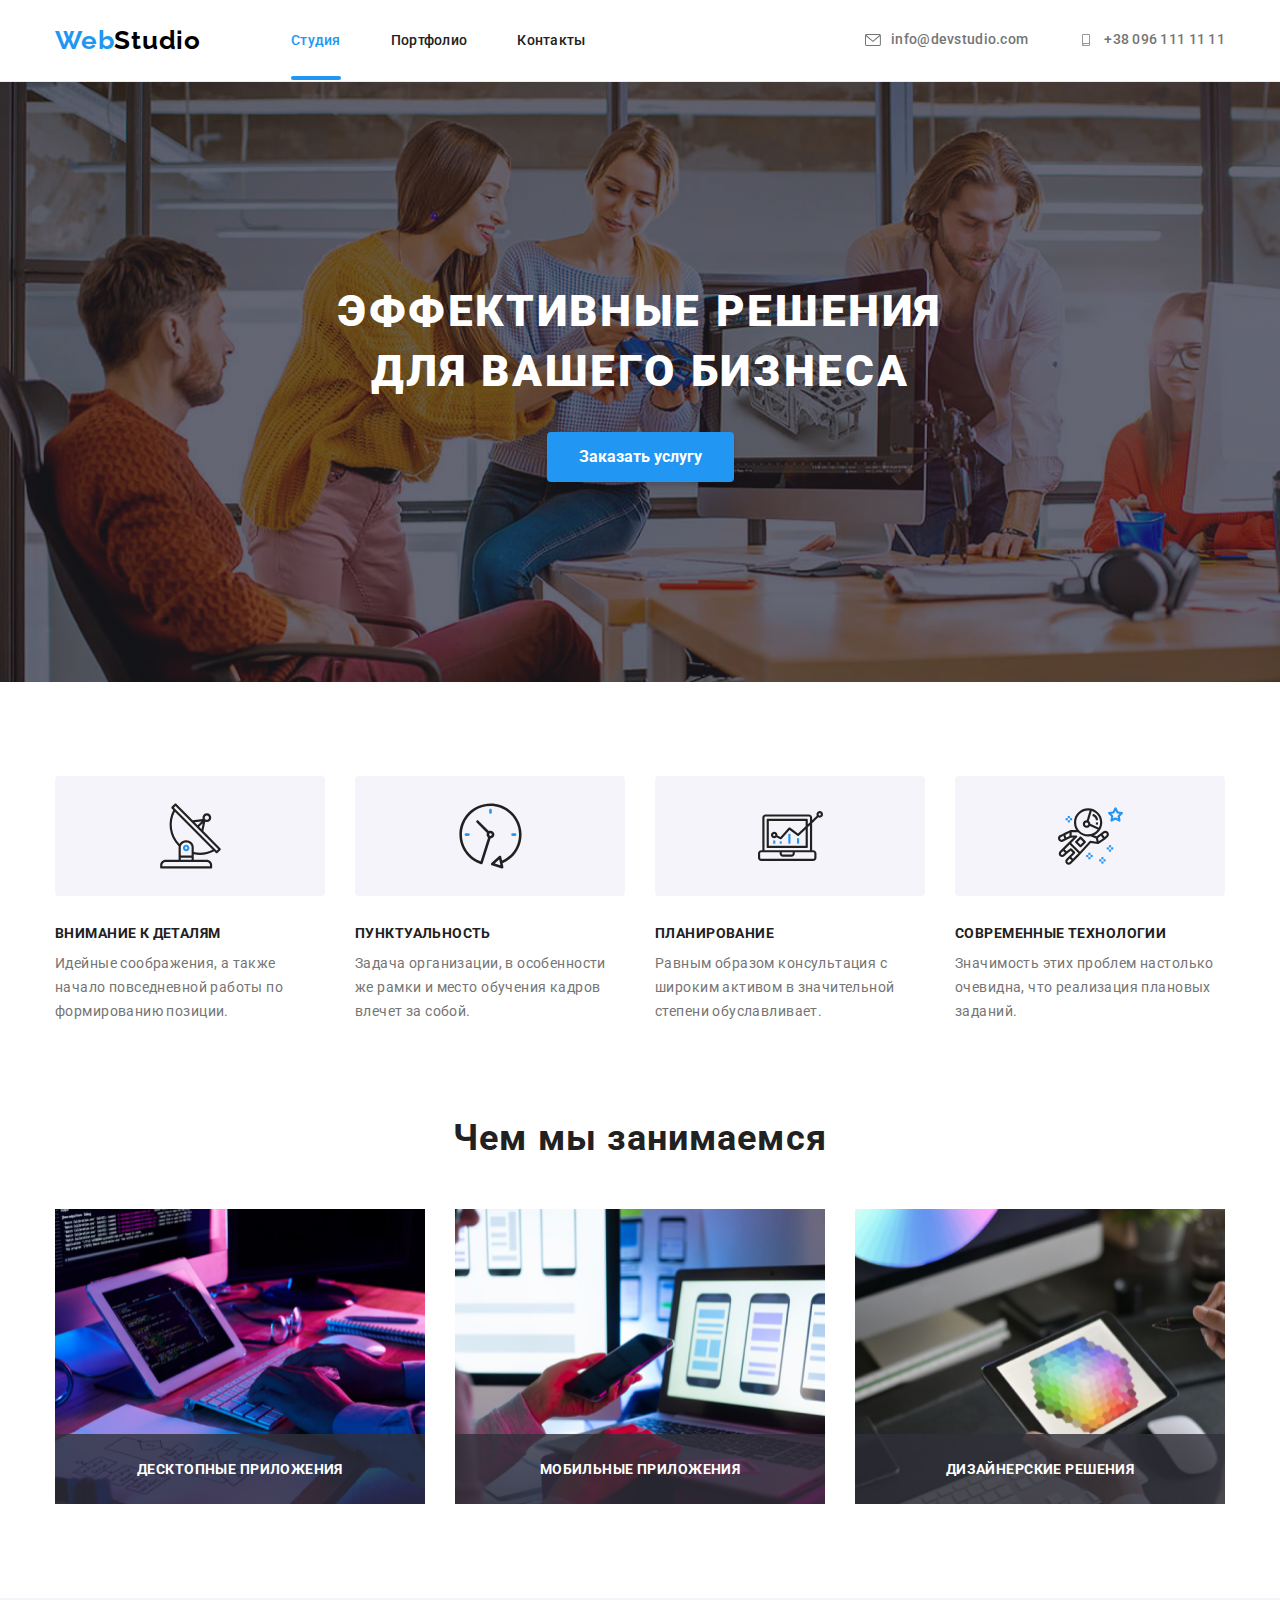
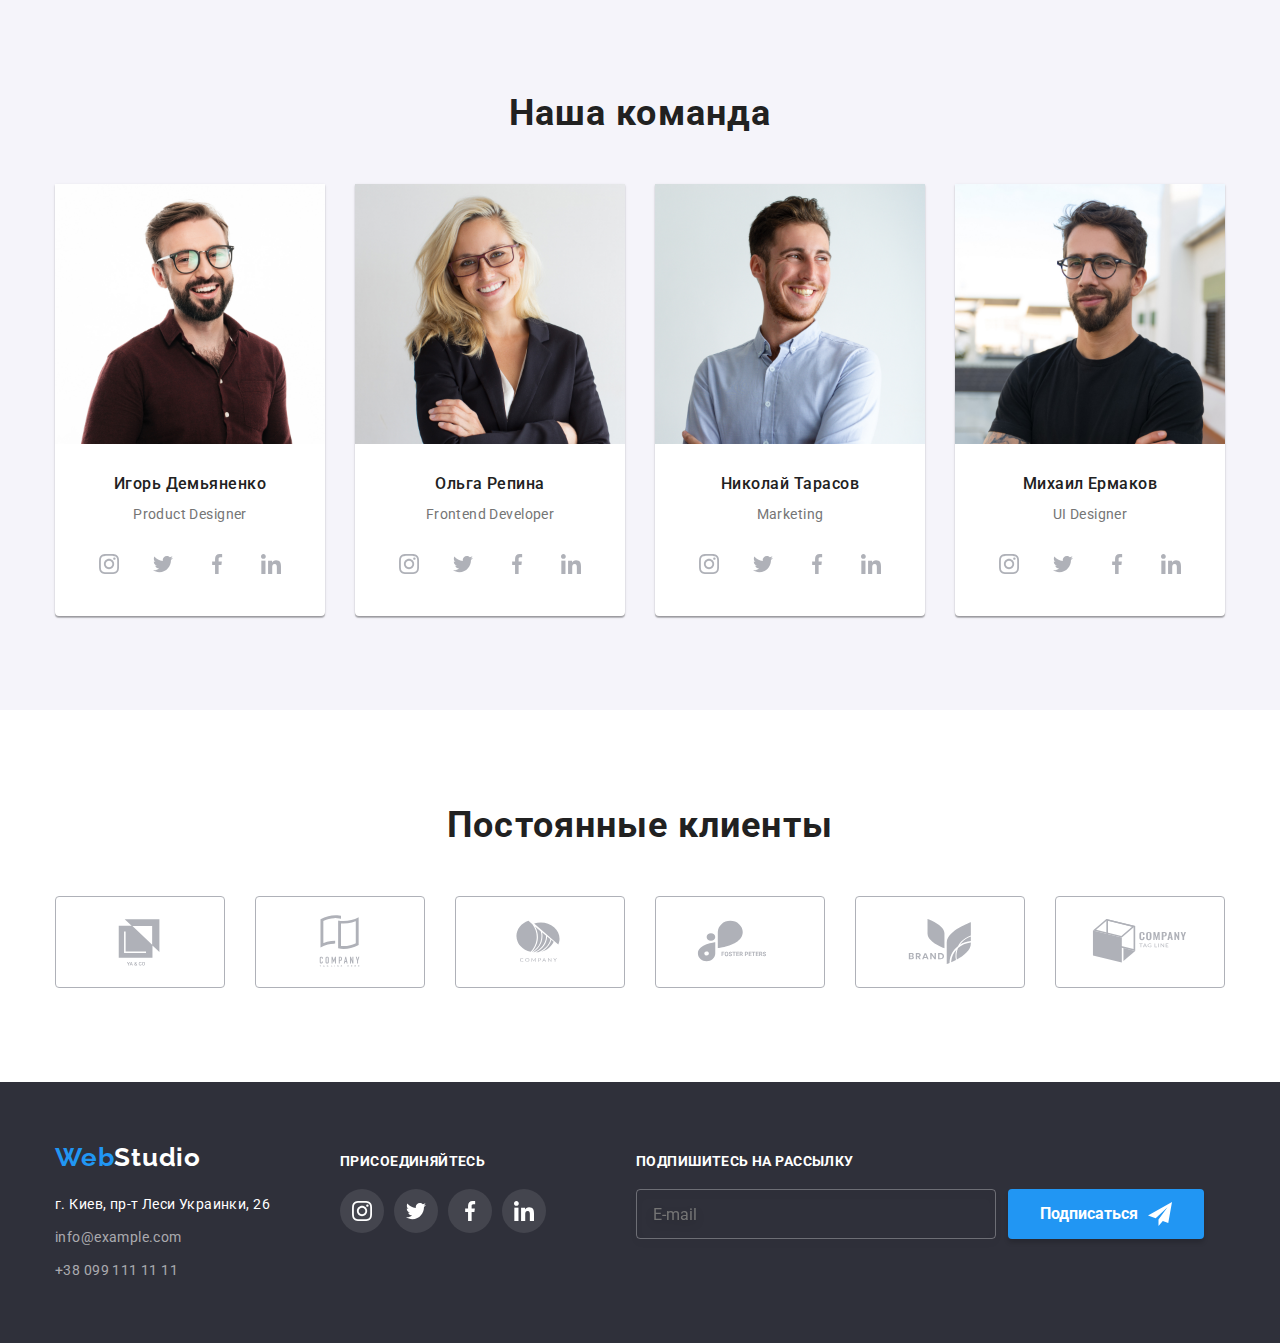
<file: index.html>
<!DOCTYPE html>
<html lang="ru">
  <head>
    <meta charset="UTF-8" />
    <meta http-equiv="X-UA-Compatible" content="IE=edge" />
    <meta name="viewport" content="width=device-width, initial-scale=1.0" />
    <title>WebStudio</title>
    <link rel="preconnect" href="https://fonts.googleapis.com" />
    <link rel="preconnect" href="https://fonts.gstatic.com" crossorigin />
    <link
      href="https://fonts.googleapis.com/css2?family=Raleway:wght@700&family=Roboto:wght@400;500;700;900&display=swap"
      rel="stylesheet"
    />
    <link
      rel="stylesheet"
      href="https://cdnjs.cloudflare.com/ajax/libs/modern-normalize/1.1.0/modern-normalize.min.css"
    />
    <link rel="stylesheet" href="./css/styles.css" />
  </head>

  <body>
    <header class="page-header">
      <div class="container header-container">
        <!-- Навигационные элементы -->
        <nav class="navigation">
          <a class="logo header-logo link" href="">Web<span class="logo-black">Studio</span></a>
          <ul class="menu list">
            <li class="menu-item">
              <a class="menu-link nav-link current link" href="#features">Студия</a>
            </li>
            <li class="menu-item">
              <a class="menu-link nav-link link" href="./portfolio.html">Портфолио</a>
            </li>
            <li class="menu-item">
              <a class="menu-link nav-link link" href="#contacts">Контакты</a>
            </li>
          </ul>
        </nav>
        <!-- Контакты-->
        <ul class="header-contacts list">
          <li class="header-contacts-item header-mail-item">
            <a class="mail-contact nav-link link" href="mailto:info@devstudio.com">
              <svg class="header-mail-icon" width="16" height="12">
                <use href="./images/sprite.svg#icon-envelope"></use>
              </svg>
              info@devstudio.com
            </a>
          </li>
          <li class="header-contacts-item header-phone-item">
            <a class="phone-contact nav-link link" href="tel:+380961111111">
              <svg class="header-phone-icon" width="16" height="12">
                <use href="./images/sprite.svg#icon-smartphone"></use>
              </svg>
              +38 096 111 11 11
            </a>
          </li>
        </ul>
      </div>
    </header>

    <main>
      <!--Hero-->
      <section class="hero">
        <div class="container hero-container">
          <h1 class="hero-titel">Эффективные решения для вашего бизнеса</h1>
          <button class="modal-btn" type="button" data-modal-open>Заказать услугу</button>
        </div>
      </section>
      <!--Особенности-->
      <section class="features section" id="features">
        <div class="container features-container">
          <ul class="features-list list">
            <li class="features-item">
              <div class="features-icon-wrapper">
                <svg class="features-icon" width="65" height="70">
                  <use href="./images/sprite.svg#icon-antenna"></use>
                </svg>
              </div>
              <h3 class="features-name section-subtitle">Внимание к деталям</h3>
              <p class="description">
                Идейные соображения, а также начало повседневной работы по формированию позиции.
              </p>
            </li>
            <li class="features-item">
              <div class="features-icon-wrapper">
                <svg class="features-icon" width="65" height="70">
                  <use href="./images/sprite.svg#icon-clock"></use>
                </svg>
              </div>
              <h3 class="features-name section-subtitle">Пунктуальность</h3>
              <p class="description">
                Задача организации, в особенности же рамки и место обучения кадров влечет за собой.
              </p>
            </li>
            <li class="features-item">
              <div class="features-icon-wrapper">
                <svg class="features-icon" width="65" height="70">
                  <use href="./images/sprite.svg#icon-diagram"></use>
                </svg>
              </div>
              <h3 class="features-name section-subtitle">Планирование</h3>
              <p class="description">
                Равным образом консультация с широким активом в значительной степени обуславливает.
              </p>
            </li>
            <li class="features-item">
              <div class="features-icon-wrapper">
                <svg class="features-icon" width="65" height="70">
                  <use href="./images/sprite.svg#icon-astronaut"></use>
                </svg>
              </div>
              <h3 class="features-name section-subtitle">Современные технологии</h3>
              <p class="description">
                Значимость этих проблем настолько очевидна, что реализация плановых заданий.
              </p>
            </li>
          </ul>
        </div>
      </section>
      <!--Чем мы занимаемся-->
      <section class="we-do section" id="we_do">
        <div class="container">
          <h2 class="section-titel">Чем мы занимаемся</h2>
          <ul class="we-do-list list">
            <li class="we-do-item">
              <img
                class="we-do-img"
                src="./images/we_do/we_do_img_1.png"
                alt="сотрудник выполняет задание"
                width="370"
                height="295"
              />
              <div class="we-do-description-wrapper">
                <p class="we-do-img-description">Десктопные приложения</p>
              </div>
            </li>
            <li class="we-do-item">
              <img
                class="we-do-img"
                src="./images/we_do/we_do_img_2.png"
                alt="сотрудник выполняет задание"
                width="370"
                height="295"
              />
              <div class="we-do-description-wrapper">
                <p class="we-do-img-description">Мобильные приложения</p>
              </div>
            </li>
            <li class="we-do-item">
              <img
                class="we-do-img"
                src="./images/we_do/we_do_img_3.png"
                alt="сотрудник выполняет задание"
                width="370"
                height="295"
              />
              <div class="we-do-description-wrapper">
                <p class="we-do-img-description">Дизайнерские решения</p>
              </div>
            </li>
          </ul>
        </div>
      </section>
      <!--Наша команда-->
      <section class="team section">
        <div class="container">
          <h2 class="section-titel">Наша команда</h2>
          <ul class="team-list list">
            <li class="team-member">
              <img
                class="team-member-img"
                src="./images/team/igor_demianenko.jpg"
                alt="человек позирует"
                width="270"
                height="260"
              />
              <div class="team-content-wrapper">
                <h3 class="name-member section-subtitle">Игорь Демьяненко</h3>
                <p class="description team-description" lang="en">Product Designer</p>
                <ul class="social-list list">
                  <li class="social-list-item">
                    <a href="" class="social-list-link">
                      <svg class="social-list-icon" width="20" height="20">
                        <use href="./images/sprite.svg#icon-instagram"></use>
                      </svg>
                    </a>
                  </li>
                  <li class="social-list-item">
                    <a href="" class="social-list-link">
                      <svg class="social-list-icon" width="20" height="20">
                        <use href="./images/sprite.svg#icon-twitter"></use>
                      </svg>
                    </a>
                  </li>
                  <li class="social-list-item">
                    <a href="" class="social-list-link">
                      <svg class="social-list-icon" width="20" height="20">
                        <use href="./images/sprite.svg#icon-facebook"></use>
                      </svg>
                    </a>
                  </li>
                  <li class="social-list-item">
                    <a href="" class="social-list-link">
                      <svg class="social-list-icon" width="20" height="20">
                        <use href="./images/sprite.svg#icon-linkedin"></use>
                      </svg>
                    </a>
                  </li>
                </ul>
              </div>
            </li>
            <li class="team-member">
              <img
                class="team-member-img"
                src="./images/team/olga_repina.jpg"
                alt="человек позирует"
                width="270"
                height="260"
              />
              <div class="team-content-wrapper">
                <h3 class="name-member section-subtitle">Ольга Репина</h3>
                <p class="description team-description" lang="en">Frontend Developer</p>
                <ul class="social-list list">
                  <li class="social-list-item">
                    <a href="" class="social-list-link">
                      <svg class="social-list-icon" width="20" height="20">
                        <use href="./images/sprite.svg#icon-instagram"></use>
                      </svg>
                    </a>
                  </li>
                  <li class="social-list-item">
                    <a href="" class="social-list-link">
                      <svg class="social-list-icon" width="20" height="20">
                        <use href="./images/sprite.svg#icon-twitter"></use>
                      </svg>
                    </a>
                  </li>
                  <li class="social-list-item">
                    <a href="" class="social-list-link">
                      <svg class="social-list-icon" width="20" height="20">
                        <use href="./images/sprite.svg#icon-facebook"></use>
                      </svg>
                    </a>
                  </li>
                  <li class="social-list-item">
                    <a href="" class="social-list-link">
                      <svg class="social-list-icon" width="20" height="20">
                        <use href="./images/sprite.svg#icon-linkedin"></use>
                      </svg>
                    </a>
                  </li>
                </ul>
              </div>
            </li>
            <li class="team-member">
              <img
                class="team-member-img"
                src="./images/team/nikolay_tarasov.jpg"
                alt="человек позирует"
                width="270"
                height="260"
              />
              <div class="team-content-wrapper">
                <h3 class="name-member section-subtitle">Николай Тарасов</h3>
                <p class="description team-description" lang="en">Marketing</p>
                <ul class="social-list list">
                  <li class="social-list-item">
                    <a href="" class="social-list-link">
                      <svg class="social-list-icon" width="20" height="20">
                        <use href="./images/sprite.svg#icon-instagram"></use>
                      </svg>
                    </a>
                  </li>
                  <li class="social-list-item">
                    <a href="" class="social-list-link">
                      <svg class="social-list-icon" width="20" height="20">
                        <use href="./images/sprite.svg#icon-twitter"></use>
                      </svg>
                    </a>
                  </li>
                  <li class="social-list-item">
                    <a href="" class="social-list-link">
                      <svg class="social-list-icon" width="20" height="20">
                        <use href="./images/sprite.svg#icon-facebook"></use>
                      </svg>
                    </a>
                  </li>
                  <li class="social-list-item">
                    <a href="" class="social-list-link">
                      <svg class="social-list-icon" width="20" height="20">
                        <use href="./images/sprite.svg#icon-linkedin"></use>
                      </svg>
                    </a>
                  </li>
                </ul>
              </div>
            </li>
            <li class="team-member">
              <img
                class="team-member-img"
                src="./images/team/mihail_ermakov.jpg"
                alt="человек позирует"
                width="270"
                height="260"
              />
              <div class="team-content-wrapper">
                <h3 class="name-member section-subtitle">Михаил Ермаков</h3>
                <p class="description team-description" lang="en">UI Designer</p>
                <ul class="social-list list">
                  <li class="social-list-item">
                    <a href="" class="social-list-link">
                      <svg class="social-list-icon" width="20" height="20">
                        <use href="./images/sprite.svg#icon-instagram"></use>
                      </svg>
                    </a>
                  </li>
                  <li class="social-list-item">
                    <a href="" class="social-list-link">
                      <svg class="social-list-icon" width="20" height="20">
                        <use href="./images/sprite.svg#icon-twitter"></use>
                      </svg>
                    </a>
                  </li>
                  <li class="social-list-item">
                    <a href="" class="social-list-link">
                      <svg class="social-list-icon" width="20" height="20">
                        <use href="./images/sprite.svg#icon-facebook"></use>
                      </svg>
                    </a>
                  </li>
                  <li class="social-list-item">
                    <a href="" class="social-list-link">
                      <svg class="social-list-icon" width="20" height="20">
                        <use href="./images/sprite.svg#icon-linkedin"></use>
                      </svg>
                    </a>
                  </li>
                </ul>
              </div>
            </li>
          </ul>
        </div>
      </section>
      <!--Наши клиенты-->
      <section class="section clients">
        <div class="container">
          <h2 class="section-titel">Постоянные клиенты</h2>
          <ul class="list clients-list">
            <li class="clients-list-item">
              <a href="" class="clients-list-link link">
                <svg class="clients-list-icon" width="106" height="60">
                  <use href="./images/sprite.svg#icon-Logo"></use>
                </svg>
              </a>
            </li>
            <li class="clients-list-item">
              <a href="" class="clients-list-link link">
                <svg class="clients-list-icon" width="106" height="60">
                  <use href="./images/sprite.svg#icon-Logo-1"></use>
                </svg>
              </a>
            </li>
            <li class="clients-list-item">
              <a href="" class="clients-list-link link">
                <svg class="clients-list-icon" width="106" height="60">
                  <use href="./images/sprite.svg#icon-Logo-2"></use>
                </svg>
              </a>
            </li>
            <li class="clients-list-item">
              <a href="" class="clients-list-link link">
                <svg class="clients-list-icon" width="106" height="60">
                  <use href="./images/sprite.svg#icon-Logo-3"></use>
                </svg>
              </a>
            </li>
            <li class="clients-list-item">
              <a href="" class="clients-list-link link">
                <svg class="clients-list-icon" width="106" height="60">
                  <use href="./images/sprite.svg#icon-Logo-4"></use>
                </svg>
              </a>
            </li>
            <li class="clients-list-item">
              <a href="" class="clients-list-link link">
                <svg class="clients-list-icon" width="106" height="60">
                  <use href="./images/sprite.svg#icon-Logo-5"></use>
                </svg>
              </a>
            </li>
          </ul>
        </div>
      </section>
    </main>

    <footer class="footer">
      <div class="container footer-container">
        <div class="footer-contacts-wrapper">
          <!--Текстовый логотип-->
          <a class="logo footer-logo link" href="./index.html"
            >Web<span class="logo-white">Studio</span></a
          >
          <!--Контактные данные-->
          <address class="address" id="contacts">
            <ul class="address-list list">
              <li class="address-item">
                <a
                  class="map-address-link link"
                  href="https://goo.gl/maps/VPMw7j8DaaKpMJ5V8"
                  target="_blank"
                  rel="noopener noreferrer"
                  >г. Киев, пр-т Леси Украинки, 26</a
                >
              </li>
              <li class="address-item">
                <a class="mail-address-link link" href="mailto:info@example.com"
                  >info@example.com</a
                >
              </li>
              <li class="address-item">
                <a class="tel-address-link link" href="tel:+380991111111">+38 099 111 11 11</a>
              </li>
            </ul>
          </address>
        </div>

        <div class="footer-social-wrapper">
          <h3 class="section-subtitle footer-subtitle">присоединяйтесь</h3>
          <ul class="list footer-social-list">
            <li class="footer-social-item">
              <a href="" class="link footer-social-link">
                <svg class="footer-social-icon" width="20" height="20">
                  <use href="./images/sprite.svg#icon-instagram"></use>
                </svg>
              </a>
            </li>
            <li class="footer-social-item">
              <a href="" class="link footer-social-link">
                <svg class="footer-social-icon" width="20" height="20">
                  <use href="./images/sprite.svg#icon-twitter"></use>
                </svg>
              </a>
            </li>
            <li class="footer-social-item">
              <a href="" class="link footer-social-link">
                <svg class="footer-social-icon" width="20" height="20">
                  <use href="./images/sprite.svg#icon-facebook"></use>
                </svg>
              </a>
            </li>
            <li class="footer-social-item">
              <a href="" class="link footer-social-link">
                <svg class="footer-social-icon" width="20" height="20">
                  <use href="./images/sprite.svg#icon-linkedin"></use>
                </svg>
              </a>
            </li>
          </ul>
        </div>
        <div class="footer-social-form-wrapper">
          <h3 class="section-subtitle footer-subtitle footer-social-form-descriotion">
            Подпишитесь на рассылку
          </h3>
          <div class="footer-contact-form-wrapper">
            <form class="footer-contact-form">
              <input
                type="email"
                name="user_email_telegramm"
                placeholder="E-mail"
                class="footer-contact-form-input"
              />
              <button type="submit" class="footer-contact-form-btn">
                Подписаться
                <svg class="footer-contact-form-icon" width="24" height="24">
                  <use href="./images/sprite.svg#icon-footer-telegramm"></use>
                </svg>
              </button>
            </form>
          </div>
        </div>
      </div>
    </footer>
    <div class="backdrop is-hidden" data-modal>
      <div class="modal">
        <button type="button" class="modal-close-btn" data-modal-close>
          <svg class="modal-close-btn-icon" width="18" height="18">
            <use href="./images/sprite.svg#icon-close-icon"></use>
          </svg>
        </button>

        <form class="contact-form">
          <p class="contact-form-name">Оставьте свои данные, мы вам перезвоним</p>
          <label class="contact-form-label">
            <span class="contact-form-label-name">Имя</span>
            <div class="contact-form-input-wrapper">
              <input type="text" name="user_name" minlength="2" class="contact-form-input" />
              <svg class="contact-form-icon" width="18" height="18">
                <use href="./images/sprite.svg#icon-person-contact-form"></use>
              </svg>
            </div>
          </label>
          <label class="contact-form-label">
            <span class="contact-form-label-name">Телефон</span>
            <div class="contact-form-input-wrapper">
              <input
                type="tel"
                name="user_phone_number"
                pattern="[0-9]{3}-[0-9]{3}-[0-9]{2}-[0-9]{2}"
                title="ххх-ххх-хх-хх"
                class="contact-form-input"
              />
              <svg class="contact-form-icon" width="18" height="18">
                <use href="./images/sprite.svg#icon-phone-contact-form"></use>
              </svg>
            </div>
          </label>
          <label class="contact-form-label">
            <span class="contact-form-label-name">Почта</span>
            <div class="contact-form-input-wrapper">
              <input type="email" name="user_email" class="contact-form-input" />
              <svg class="contact-form-icon" width="18" height="18">
                <use href="./images/sprite.svg#icon-email-contact-form"></use>
              </svg>
            </div>
          </label>
          <label class="contact-form-label contact-form-label-textarea">
            <span class="contact-form-label-name">Комментарий</span>
            <textarea
              name="user_comment"
              placeholder="Введите текст"
              class="contact-form-comment"
            ></textarea>
          </label>

          <input
            type="checkbox"
            name="user_policy"
            required
            id="checkbox-policy"
            class="contact-form-checkbox visually-hidden"
          />
          <label for="checkbox-policy" class="contact-form-checkbox-label">
            Соглашаюсь с рассылкой и принимаю&nbsp;

            <a href="" class="contractual-condition-link">Условия договора</a>
          </label>
          <button type="submit" class="contact-form-btn">Отправить</button>
        </form>
      </div>
    </div>
    <script src="./js/modal.js"></script>
  </body>
</html>
</file>
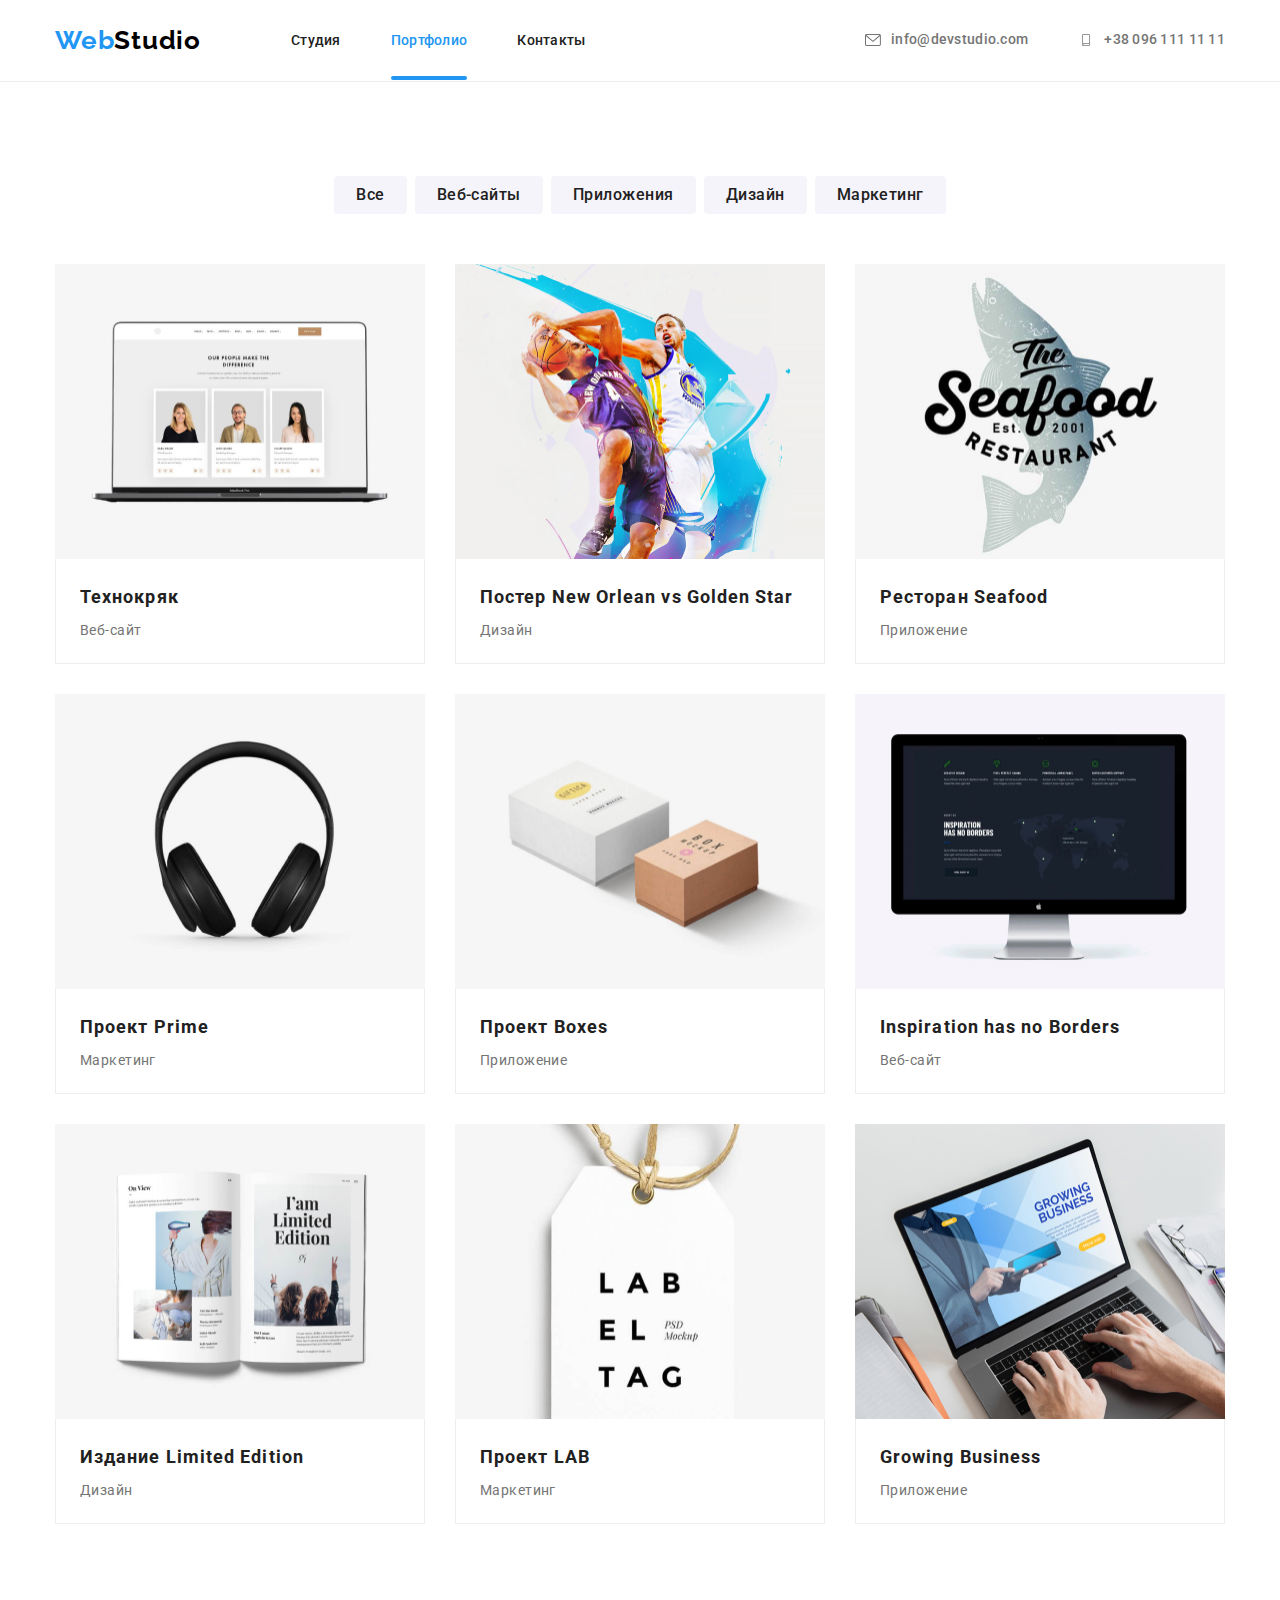
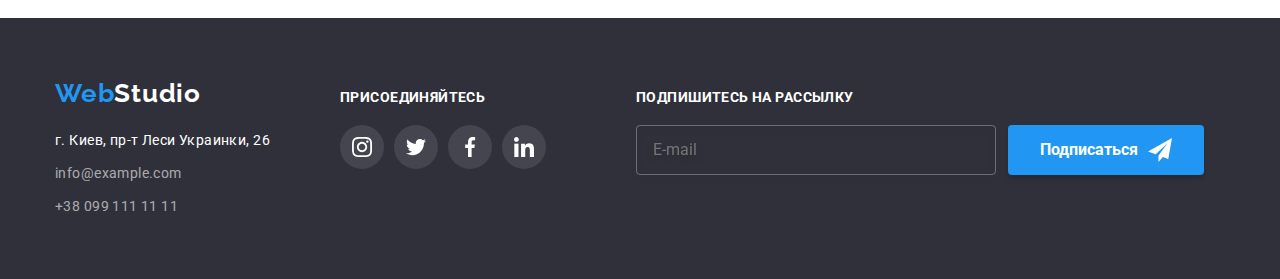
<file: portfolio.html>
<!DOCTYPE html>
<html lang="ru">
  <head>
    <meta charset="UTF-8" />
    <meta http-equiv="X-UA-Compatible" content="IE=edge" />
    <meta name="viewport" content="width=device-width, initial-scale=1.0" />
    <title>Портфолио</title>
    <link rel="preconnect" href="https://fonts.googleapis.com" />
    <link rel="preconnect" href="https://fonts.gstatic.com" crossorigin />
    <link
      href="https://fonts.googleapis.com/css2?family=Raleway:wght@700&family=Roboto:wght@400;500;700;900&display=swap"
      rel="stylesheet"
    />
    <link
      rel="stylesheet"
      href="https://cdnjs.cloudflare.com/ajax/libs/modern-normalize/1.1.0/modern-normalize.min.css"
    />
    <link rel="stylesheet" href="./css/styles.css" />
  </head>

  <body>
    <header class="page-header">
      <div class="container header-container">
        <!-- Навигационные элементы -->
        <nav class="navigation">
          <a class="logo header-logo link" href="./index.html"
            >Web<span class="logo-black">Studio</span></a
          >
          <ul class="menu list">
            <li class="menu-item">
              <a class="menu-link nav-link link" href="./index.html">Студия</a>
            </li>
            <li class="menu-item">
              <a class="menu-link nav-link current link" href="#we_do">Портфолио</a>
            </li>
            <li class="menu-item">
              <a class="menu-link nav-link link" href="#contacts">Контакты</a>
            </li>
          </ul>
        </nav>
        <!-- Контакты-->
        <ul class="header-contacts list">
          <li class="header-contacts-item header-mail-item">
            <a class="mail-contact nav-link link" href="mailto:info@devstudio.com">
              <svg class="header-mail-icon" width="16" height="12">
                <use href="./images/sprite.svg#icon-envelope"></use>
              </svg>
              info@devstudio.com
            </a>
          </li>
          <li class="header-contacts-item header-phone-item">
            <a class="phone-contact nav-link link" href="tel:+380961111111">
              <svg class="header-phone-icon" width="16" height="12">
                <use href="./images/sprite.svg#icon-smartphone"></use>
              </svg>
              +38 096 111 11 11</a
            >
          </li>
        </ul>
      </div>
    </header>

    <main>
      <!-- Навигационные кнопки -->
      <section class="portfolio-nav-btn section">
        <div class="container">
          <ul class="portfolio-nav-btn-list list">
            <li class="portfolio-nav-btn-item">
              <button type="button" class="portfolio-button">Все</button>
            </li>
            <li class="portfolio-nav-btn-item">
              <button type="button" class="portfolio-button">Веб-сайты</button>
            </li>
            <li class="portfolio-nav-btn-item">
              <button type="button" class="portfolio-button">Приложения</button>
            </li>
            <li class="portfolio-nav-btn-item">
              <button class="portfolio-button">Дизайн</button>
            </li>
            <li class="portfolio-nav-btn-item">
              <button type="button" class="portfolio-button">Маркетинг</button>
            </li>
          </ul>

          <!--Все категории портфолио-->
          <ul class="categories-list list">
            <li class="categories-item">
              <a href="" class="categories-link link">
                <div class="categories-wrap-wrapper">
                  <div class="categories-img-wrapper">
                    <div class="overlay">
                      <p class="overlay-description">
                        Ресурс предлагает комплексные предложения с разным уровнем функционала и
                        сервисов. Все это позволит посетителю получить исчерпывающие сведения о
                        компании или частном лице.
                      </p>
                    </div>
                    <img
                      class="categories-img"
                      src="./images/portfolio/technokryak.jpg"
                      alt="демонстрация веб-сайта"
                      width="370"
                      height="295"
                    />
                  </div>
                </div>
                <div class="categories-content-wrapper">
                  <h3 class="img-name">Технокряк</h3>
                  <p class="description">Веб-сайт</p>
                </div>
              </a>
            </li>
            <li class="categories-item">
              <a href="" class="categories-link link">
                <div class="categories-wrap-wrapper">
                  <div class="categories-img-wrapper">
                    <div class="overlay">
                      <p class="overlay-description">
                        Ресурс предлагает комплексные предложения с разным уровнем функционала и
                        сервисов. Все это позволит посетителю получить исчерпывающие сведения о
                        компании или частном лице.
                      </p>
                    </div>
                    <img
                      src="./images/portfolio/poster_new_orlean.jpg"
                      alt="команды играют в баскетбол"
                      width="370"
                      height="295"
                    />
                  </div>
                </div>
                <div class="categories-content-wrapper">
                  <h3 class="img-name">Постер New Orlean vs Golden Star</h3>
                  <p class="description">Дизайн</p>
                </div>
              </a>
            </li>
            <li class="categories-item">
              <a href="" class="categories-link link">
                <div class="categories-wrap-wrapper">
                  <div class="categories-img-wrapper">
                    <div class="overlay">
                      <p class="overlay-description">
                        Ресурс предлагает комплексные предложения с разным уровнем функционала и
                        сервисов. Все это позволит посетителю получить исчерпывающие сведения о
                        компании или частном лице.
                      </p>
                    </div>
                    <img
                      src="./images/portfolio/seafood.jpg"
                      alt="изображение логотипа ресторана"
                      width="370"
                      height="295"
                    />
                  </div>
                </div>
                <div class="categories-content-wrapper">
                  <h3 class="img-name">Ресторан Seafood</h3>
                  <p class="description">Приложение</p>
                </div>
              </a>
            </li>
            <li class="categories-item">
              <a href="" class="categories-link link">
                <div class="categories-wrap-wrapper">
                  <div class="categories-img-wrapper">
                    <div class="overlay">
                      <p class="overlay-description">
                        Ресурс предлагает комплексные предложения с разным уровнем функционала и
                        сервисов. Все это позволит посетителю получить исчерпывающие сведения о
                        компании или частном лице.
                      </p>
                    </div>
                    <img
                      src="./images/portfolio/project_prime.jpg"
                      alt="черные наушники"
                      width="370"
                      height="295"
                    />
                  </div>
                </div>
                <div class="categories-content-wrapper">
                  <h3 class="img-name">Проект Prime</h3>
                  <p class="description">Маркетинг</p>
                </div>
              </a>
            </li>
            <li class="categories-item">
              <a href="" class="categories-link link">
                <div class="categories-wrap-wrapper">
                  <div class="categories-img-wrapper">
                    <div class="overlay">
                      <p class="overlay-description">
                        Ресурс предлагает комплексные предложения с разным уровнем функционала и
                        сервисов. Все это позволит посетителю получить исчерпывающие сведения о
                        компании или частном лице.
                      </p>
                    </div>
                    <img
                      src="./images/portfolio/project_boxes.jpg"
                      alt="две коробки лежат рядом"
                      width="370"
                      height="295"
                    />
                  </div>
                </div>
                <div class="categories-content-wrapper">
                  <h3 class="img-name">Проект Boxes</h3>
                  <p class="description">Приложение</p>
                </div>
              </a>
            </li>
            <li class="categories-item">
              <a href="" class="categories-link link">
                <div class="categories-wrap-wrapper">
                  <div class="categories-img-wrapper">
                    <div class="overlay">
                      <p class="overlay-description">
                        Ресурс предлагает комплексные предложения с разным уровнем функционала и
                        сервисов. Все это позволит посетителю получить исчерпывающие сведения о
                        компании или частном лице.
                      </p>
                    </div>
                    <img
                      src="./images/portfolio/inspiration_no_borders.jpg"
                      alt="демонстрация сайта в темных тонах"
                      width="370"
                      height="295"
                    />
                  </div>
                </div>
                <div class="categories-content-wrapper">
                  <h3 class="img-name">Inspiration has no Borders</h3>
                  <p class="description">Веб-сайт</p>
                </div>
              </a>
            </li>
            <li class="categories-item">
              <a href="" class="categories-link link">
                <div class="categories-wrap-wrapper">
                  <div class="categories-img-wrapper">
                    <div class="overlay">
                      <p class="overlay-description">
                        Ресурс предлагает комплексные предложения с разным уровнем функционала и
                        сервисов. Все это позволит посетителю получить исчерпывающие сведения о
                        компании или частном лице.
                      </p>
                    </div>
                    <img
                      src="./images/portfolio/limited_edition.jpg"
                      alt="демонстрация журнала"
                      width="370"
                      height="295"
                    />
                  </div>
                </div>
                <div class="categories-content-wrapper">
                  <h3 class="img-name">Издание Limited Edition</h3>
                  <p class="description">Дизайн</p>
                </div>
              </a>
            </li>
            <li class="categories-item">
              <a href="" class="categories-link link">
                <div class="categories-wrap-wrapper">
                  <div class="categories-img-wrapper">
                    <div class="overlay">
                      <p class="overlay-description">
                        Ресурс предлагает комплексные предложения с разным уровнем функционала и
                        сервисов. Все это позволит посетителю получить исчерпывающие сведения о
                        компании или частном лице.
                      </p>
                    </div>
                    <img
                      src="./images/portfolio/project_lab.jpg"
                      alt="демонстрация бирки"
                      width="370"
                      height="295"
                    />
                  </div>
                </div>
                <div class="categories-content-wrapper">
                  <h3 class="img-name">Проект LAB</h3>
                  <p class="description">Маркетинг</p>
                </div>
              </a>
            </li>
            <li class="categories-item">
              <a href="" class="categories-link link">
                <div class="categories-wrap-wrapper">
                  <div class="categories-img-wrapper">
                    <div class="overlay">
                      <p class="overlay-description">
                        Ресурс предлагает комплексные предложения с разным уровнем функционала и
                        сервисов. Все это позволит посетителю получить исчерпывающие сведения о
                        компании или частном лице.
                      </p>
                    </div>
                    <img
                      src="./images/portfolio/growing_business.jpg"
                      alt="человек печатает на ноутбуке"
                      width="370"
                      height="295"
                    />
                  </div>
                </div>
                <div class="categories-content-wrapper">
                  <h3 class="img-name">Growing Business</h3>
                  <p class="description">Приложение</p>
                </div>
              </a>
            </li>
          </ul>
        </div>
      </section>
    </main>

    <footer class="footer">
      <div class="container footer-container">
        <div class="footer-contacts-wrapper">
          <!--Текстовый логотип-->
          <a class="logo footer-logo link" href="./index.html"
            >Web<span class="logo-white">Studio</span></a
          >
          <!--Контактные данные-->
          <address class="address" id="contacts">
            <ul class="address-list list">
              <li class="address-item">
                <a
                  class="map-address-link link"
                  href="https://goo.gl/maps/VPMw7j8DaaKpMJ5V8"
                  target="_blank"
                  rel="noopener noreferrer"
                  >г. Киев, пр-т Леси Украинки, 26</a
                >
              </li>
              <li class="address-item">
                <a class="mail-address-link link" href="mailto:info@example.com"
                  >info@example.com</a
                >
              </li>
              <li class="address-item">
                <a class="tel-address-link link" href="tel:+380991111111">+38 099 111 11 11</a>
              </li>
            </ul>
          </address>
        </div>

        <div class="footer-social-wrapper">
          <h3 class="section-subtitle footer-subtitle">присоединяйтесь</h3>
          <ul class="list footer-social-list">
            <li class="footer-social-item">
              <a href="" class="link footer-social-link">
                <svg class="footer-social-icon" width="20" height="20">
                  <use href="./images/sprite.svg#icon-instagram"></use>
                </svg>
              </a>
            </li>
            <li class="footer-social-item">
              <a href="" class="link footer-social-link">
                <svg class="footer-social-icon" width="20" height="20">
                  <use href="./images/sprite.svg#icon-twitter"></use>
                </svg>
              </a>
            </li>
            <li class="footer-social-item">
              <a href="" class="link footer-social-link">
                <svg class="footer-social-icon" width="20" height="20">
                  <use href="./images/sprite.svg#icon-facebook"></use>
                </svg>
              </a>
            </li>
            <li class="footer-social-item">
              <a href="" class="link footer-social-link">
                <svg class="footer-social-icon" width="20" height="20">
                  <use href="./images/sprite.svg#icon-linkedin"></use>
                </svg>
              </a>
            </li>
          </ul>
        </div>
        <div class="footer-social-form-wrapper">
          <h3 class="section-subtitle footer-subtitle footer-social-form-descriotion">
            Подпишитесь на рассылку
          </h3>
          <div class="footer-contact-form-wrapper">
            <form class="footer-contact-form">
              <input
                type="email"
                name="user_email_telegramm"
                placeholder="E-mail"
                class="footer-contact-form-input"
              />
              <button type="submit" class="footer-contact-form-btn">
                Подписаться
                <svg class="footer-contact-form-icon" width="24" height="24">
                  <use href="./images/sprite.svg#icon-footer-telegramm"></use>
                </svg>
              </button>
            </form>
          </div>
        </div>
      </div>
    </footer>
  </body>
</html>
</file>
<file: css/styles.css>
:root {
  --main-font: 'Roboto', 'Raleway', sans-serif;
  --accent-color-nav: #2196f3;
  --description-color: #757575;
  --section-title-color: #212121;
  --main-background-color: #2f303a;
}

/*Общий сброс*/

.link {
  text-decoration: none;
}
.list {
  list-style: none;
}
h1,
h2,
h3,
h4,
h5,
h6,
p {
  margin-top: 0;
  margin-bottom: 0;
}
ul,
ol {
  padding-left: 0;
  margin-top: 0;
  margin-bottom: 0;
}
img {
  display: block;
}

.visually-hidden {
  position: absolute;
  width: 1px;
  height: 1px;
  margin: -1px;
  border: 0;
  padding: 0;
  white-space: nowrap;
  clip-path: inset(100%);
  clip: rect(0 0 0 0);
  overflow: hidden;
}

/*Глобальный стиль*/

body {
  font-family: var(--main-font);
}

/*Компоненты*/

.description {
  font-size: 14px;
  line-height: 1.71;
  letter-spacing: 0.03em;

  color: var(--description-color);
}
.section-titel {
  font-weight: 700;
  font-size: 36px;
  line-height: 42px;
  letter-spacing: 0.03em;
  margin-bottom: 50px;
  text-align: center;
  letter-spacing: 0.03em;

  color: #212121;
}

.section {
  padding-bottom: 94px;
}

/*Контейнер*/

.container {
  width: 1200px;
  padding-left: 15px;
  padding-right: 15px;
  margin-left: auto;
  margin-right: auto;
}

/*Контейнер header*/

.header-container {
  display: flex;
  align-items: center;
  justify-content: space-between;
}

.page-header {
  border-bottom: 1px solid #ececec;
}

.nav-link {
  padding-top: 32px;
  padding-bottom: 32px;


}

/*Logo*/

.logo {
  font-family: 'Raleway', sans-serif;
  font-weight: 700;
  font-size: 26px;
  line-height: 1.19;
  letter-spacing: 0.03em;

  color: #2196f3;
}
.logo-black {
  color: #000000;
}
.logo-white {
  color: #ffffff;
}

.header-logo {
  padding-top: 25px;
  padding-bottom: 25px;
  margin-right: 90px;
}

/*Навигационные элементы*/

.navigation {
  display: flex;
  align-items: center;
}

.menu {
  display: flex;
  align-items: center;
}

.menu-item:not(:last-child) {
  margin-right: 50px;
}

.menu-link {
  font-weight: 500;
  font-size: 14px;
  line-height: 1.14;
  letter-spacing: 0.02em;
  position: relative;

  color: #212121;

  transition: color 250ms cubic-bezier(0.4, 0, 0.2, 1);
}

.menu-link:hover,
.menu-link:focus {
  color: var(--accent-color-nav);
}

.menu .menu-link.current {
  color: var(--accent-color-nav);
}

.menu .menu-link.current::after {
  display: block;
  width: 100%;
  height: 4px;
  content: "";
  background-color: #2196F3;
  border-radius: 2px;
  position: absolute;
  bottom: 0;
  left: 0;

}

/*Контакты*/

.header-contacts {
  display: flex;
  align-items: center;
}

.header-mail-item {
  margin-right: 50px;
}

.mail-contact,
.phone-contact {
  display: flex;
  align-items: center;
  font-weight: 500;
  font-size: 14px;
  line-height: 1.14;
  letter-spacing: 0.02em;

  color: #757575;
}

.header-mail-icon,
.header-phone-icon {
  fill: #757575;
  margin-right: 10px;
}

.mail-contact {
  transition: color 250ms cubic-bezier(0.4, 0, 0.2, 1);
}
.mail-contact:hover,
.mail-contact:focus {
  color: var(--accent-color-nav);
}

.header-mail-icon,
.header-phone-icon {
  transition: fill 250ms cubic-bezier(0.4, 0, 0.2, 1);
}

.mail-contact:hover .header-mail-icon,
.mail-contact:focus .header-mail-icon {
  fill: var(--accent-color-nav);
}

.phone-contact{
  transition: color 250ms cubic-bezier(0.4, 0, 0.2, 1);
}
.phone-contact:hover,
.phone-contact:focus {
  color: var(--accent-color-nav);
}

.phone-contact:hover .header-phone-icon,
.phone-contact:focus .header-phone-icon {
  fill: var(--accent-color-nav);
}

/*Hero*/

.hero {
  background-image: linear-gradient(rgba(47, 48, 58, 0.4), rgba(47, 48, 58, 0.4)), url("../images/hero/bg.jpg");
  background-size: cover;
  max-width: 1600px;
  margin-left: auto;
  margin-right: auto;
  
}

.hero {
  padding-top: 200px;
  padding-bottom: 200px;
}

.hero-titel {
  display: block;
  width: 700px;
  font-weight: 900;
  font-size: 44px;
  line-height: 1.36;
  letter-spacing: 0.06em;
  text-transform: uppercase;
  text-align: center;

  color: #ffffff;
  margin-bottom: 30px;
  margin-left: auto;
  margin-right: auto;
}

.modal-btn {
  display: block;
  font-weight: 700;
  font-size: 16px;
  line-height: 1.88;
  color: #ffffff;
  background-color: #2196f3;
  cursor: pointer;
  border: transparent;
  padding: 10px 32px;
  box-shadow: 0px 4px 4px rgba(0, 0, 0, 0.15);
  border-radius: 4px;
  margin-left: auto;
  margin-right: auto;

  transition: background-color 250ms cubic-bezier(0.4, 0, 0.2, 1), box-shadow 250ms cubic-bezier(0.4, 0, 0.2, 1);
}
.modal-btn:hover,
.modal-btn:focus {
  background-color: #188ce8;
  box-shadow: 0px 4px 4px rgba(0, 0, 0, 0.15);
}

/*Особенности*/

.features {
  padding-top: 94px;
}

.features-list {
  display: flex;
  align-items: flex-start;
  margin-left: -30px;
  margin-top: -30px;
}

.features-item {
  flex-basis: calc((100% - 120px) / 4);
  margin-left: 30px;
  margin-top: 30px;
}

.features-name {
  font-weight: 700;
  font-size: 14px;
  line-height: 1.14;
  letter-spacing: 0.03em;
  text-transform: uppercase;

  color: #212121;
  margin-bottom: 10px;
}

.features-icon-wrapper {
  display: flex;
  background-color: rgba(245, 244, 250, 1);
  border-radius: 4px;
  justify-content: center;
  align-items: center;
  height: 120px;
  margin-bottom: 30px;
}


/*Мы занимаемся*/

.we-do-list {
  display: flex;
  margin-top: -30px;
  margin-left: -30px;
  
}

.we-do-item {
  flex-basis: calc((100% - 90px) / 3);
  margin-top: 30px;
  margin-left: 30px;
  position: relative;
  
}
.we-do-description-wrapper {
  display: block;
  background: rgba(47, 48, 58, 0.8);
  position: absolute;
  bottom: 0;
  right: 0;
  width: 370px;
}
.we-do-img-description {
  font-weight: 700;
  font-size: 14px;
  line-height: 16px;
  text-align: center;
  letter-spacing: 0.03em;
  text-transform: uppercase;
  padding: 27px 15px;
  color: #FFFFFF;
  
}
/*Наша команда*/

.team {
  padding-top: 94px;
  background-color: #f5f4fa;
}

.name-member {
  font-weight: 500;
  font-size: 16px;
  line-height: 1.19;
  letter-spacing: 0.03em;
  text-align: center;
  letter-spacing: 0.03em;
  margin-bottom: 10px;

  color: #212121;
}

.team-description {
  text-align: center;
  letter-spacing: 0.03em;
  margin-bottom: 15px;
}

.team-list {
  display: flex;
  margin-left: -30px;
  margin-top: -30px;
}
.team-member {
  flex-basis: calc((100% - 120px) / 4);
  margin-left: 30px;
  margin-top: 30px;

  background-color: #FFFFFF;
  box-shadow: 0px 1px 3px rgba(0, 0, 0, 0.12), 0px 1px 1px rgba(0, 0, 0, 0.14), 0px 2px 1px rgba(0, 0, 0, 0.2);
  border-radius: 0px 0px 4px 4px;
}

.team-content-wrapper {
  padding: 30px 10px;
}

.social-list {
  display: flex;
  justify-content: center;
}

.social-list-item:not(:last-child) {
margin-right: 10px;
}

.social-list-link {
  display: flex;
  justify-content: center;
  align-items: center;
  width: 44px;
  height: 44px;
  background-color: #FFFFFF;
  border-radius: 50%;

  transition: background-color 250ms cubic-bezier(0.4, 0, 0.2, 1); 
}

.social-list-icon {
  fill:#afb1b8;
}

.social-list-link:hover,
.social-list-link:focus {
  background-color: var(--accent-color-nav);
}

.social-list-icon {
  transition: fill 250ms cubic-bezier(0.4, 0, 0.2, 1);
}

.social-list-link:hover .social-list-icon,
.social-list-link:focus .social-list-icon {
  fill: #FFFFFF;
}

/*Наши клиенты*/

.clients {
  padding-top: 94px;
}

.clients-list {
  display: flex;
  justify-content: center;
  align-items: center;

}

.clients-list-item:not(:last-child) {
  margin-right: 30px;
}

.clients-list-link {
  display: flex;
  border: 1px solid #AFB1B8;
  border-radius: 4px;
  height: 92px;
  width: 170px;
  justify-content: center;
  align-items: center;

  transition: border-color 250ms cubic-bezier(0.4, 0, 0.2, 1);

}

.clients-list-icon {
  fill: rgba(175, 177, 184, 1);

  transition: fill 250ms cubic-bezier(0.4, 0, 0.2, 1);
}

.clients-list-link:hover,
.clients-list-link:focus {
  border-color: var(--accent-color-nav);
}

.clients-list-link:hover .clients-list-icon,
.clients-list-link:focus .clients-list-icon {
  fill: var(--accent-color-nav);
}

/*Footer*/

.footer {
  background-color: var(--main-background-color);
  padding-top: 60px;
  padding-bottom: 60px;
  display: flex;
}

.footer-logo {
  display: block;
  margin-bottom: 20px;
}
.address-item .link {
  display: block;
}
.address-item:not(:last-child) {
  margin-bottom: 9px;
}

.footer-container {
  display: flex;
  align-items: baseline;
}

.footer-contacts-wrapper {
  margin-right: 70px;
}

.footer-subtitle {
  font-family: 'Roboto';
  font-style: normal;
  font-weight: 700;
  font-size: 14px;
  line-height: 16px;
  letter-spacing: 0.03em;
  text-transform: uppercase;

  color: #FFFFFF;

  margin-bottom: 20px;
}

.footer-social-list {
  display: flex;
}

.footer-social-link {
  display: flex;
  justify-content: center;
  align-items: center;
  width: 44px;
  height: 44px;
  background: rgba(255, 255, 255, 0.1);
  border-radius: 50%;
}

.footer-social-item:not(:last-child) {
  margin-right: 10px;
}

.footer-social-icon {
  fill: #FFFFFF;
}
.footer-social-link {
  transition: background-color 250ms cubic-bezier(0.4, 0, 0.2, 1);
}
.footer-social-link:hover,
.footer-social-link:focus {
  background-color: var(--accent-color-nav);
}
/*Контактные данные*/

.address {
  font-style: normal;
}
.map-address-link {
  font-size: 14px;
  line-height: 1.71;
  letter-spacing: 0.03em;

  color: #ffffff;
}
.mail-address-link {
  font-size: 14px;
  line-height: 1.71;
  letter-spacing: 0.03em;

  color: rgba(255, 255, 255, 0.6);
}
.tel-address-link {
  font-size: 14px;
  line-height: 1.71;
  letter-spacing: 0.03em;

  color: rgba(255, 255, 255, 0.6);
}

/*=======ПОРТФОЛИО=======*/

/* Навигационные кнопки */

.portfolio-nav-btn {
  padding-top: 94px;
  padding-bottom: 94px;
}

.portfolio-nav-btn-list {
  display: flex;
  align-items: center;
  justify-content: center;
  margin-top: -8px;
  margin-left: -8px;
  margin-bottom: 50px;
}

.portfolio-nav-btn-item {
  margin-left: 8px;
  margin-top: 8px;
}

.portfolio-button {
  padding: 6px 22px;
  font-weight: 500;
  font-size: 16px;
  line-height: 1.63;
  letter-spacing: 0.03em;
  text-align: center;

  color: #212121;
  background-color: rgba(245, 244, 250, 1);
  border: transparent;
  border-radius: 4px;
  cursor: pointer;

  transition: color 250ms cubic-bezier(0.4, 0, 0.2, 1), background-color 250ms cubic-bezier(0.4, 0, 0.2, 1), box-shadow 250ms cubic-bezier(0.4, 0, 0.2, 1);
}

.portfolio-button:hover,
.portfolio-button:focus {
  color: #ffffff;
  background-color: var(--accent-color-nav);
  box-shadow: 0px 3px 1px rgba(0, 0, 0, 0.1), 0px 1px 2px rgba(0, 0, 0, 0.08), 0px 2px 2px rgba(0, 0, 0, 0.12);
}

/*Все категории портфолио*/

.categories-list {
  display: flex;
  margin-left: -30px;
  margin-top: -30px;
  flex-wrap: wrap;
}
.categories-img {
  display: block;
}
.categories-item {
  margin-left: 30px;
  margin-top: 30px;
  flex-basis: calc((100% - 90px) / 3);
  
}

.categories-content-wrapper {
  padding: 20px 24px;
  border-right: 1px solid #eeeeee;
  border-bottom: 1px solid #eeeeee ;
  border-left: 1px solid #eeeeee;
}

.img-name {
  font-weight: 700;
  font-size: 18px;
  line-height: 2;
  letter-spacing: 0.06em;
  margin-bottom: 4px;

  color: #212121;
}
.categories-link {
  display: block;
  transition: background-color 250ms cubic-bezier(0.4, 0, 0.2, 1), box-shadow 250ms cubic-bezier(0.4, 0, 0.2, 1);
  
}

.categories-link:hover, 
.categories-link:focus {
  background: #FFFFFF;
  box-shadow: 0px 1px 1px rgba(0, 0, 0, 0.12), 0px 4px 4px rgba(0, 0, 0, 0.06), 1px 4px 6px rgba(0, 0, 0, 0.16);
}

.categories-wrap-wrapper {
    position: relative;
    overflow: hidden;
}

.overlay-description {
  position: absolute;
  font-weight: 400;
  font-size: 18px;
  line-height: 28px;
  font-weight: 400;
  
  letter-spacing: 0.03em;
  
  color: #FFFFFF;
  display: block;
  width: 100%;
  height: 100%;
  transform: translateY(+100%);
  background-color: rgba(33, 150, 243, 0.9);
  padding: 63px 24px;

  transition: transform 250ms cubic-bezier(0.4, 0, 0.2, 1);
}

.categories-link:hover .overlay-description {
  transform: translateY(0);
}

/*.categories-img-wrapper::before {
  content: "";
  display: inline-block;
  position: absolute;
  top: 0;
  left: 0;
  width: 100%;
  height: 100%;

  transform: translateY(+100%);

  
  background-color: rgba(33, 150, 243, 0.9);

  transition: transform 250ms cubic-bezier(0.4, 0, 0.2, 1);
}

.categories-link:hover .categories-img-wrapper::before {
  transform: translateY(0);
}*/

/* МОДАЛЬНОЕ ОКНО */
.backdrop {
  position: fixed;
  top: 0;
  left: 0;
  width: 100vw;
  height: 100vh;
  background-color: rgba(0, 0, 0, 0.2);
  /*чтобы растянуть вариант 2
  bottom: 0;
  right: 0;*/
  transition: opacity 500ms linear, visibility 500ms linear;
}

.modal {
  position: absolute;
  top: 50%;
  left: 50%;
  transform: translate(-50%, -50%);
  width: 528px;
  
  background-color: #FFFFFF;
  box-shadow: 0px 1px 3px rgba(0, 0, 0, 0.12), 0px 1px 1px rgba(0, 0, 0, 0.14), 0px 2px 1px rgba(0, 0, 0, 0.2);
  border-radius: 4px;
  padding: 40px;
}

.modal-close-btn {
  position: absolute;
  top: 8px;
  right: 8px;
  display: flex;
  justify-content: center;
  align-items: center;
  width: 30px;
  height: 30px;
  border: 1px solid rgba(0, 0, 0, 0.1);
  border-radius: 50%;
  background-color: transparent;
  cursor: pointer;
  padding: 0;
}

.modal-close-btn-icon {
  transition: fill 250ms cubic-bezier(0.4, 0, 0.2, 1);
}

.modal-close-btn:hover .modal-close-btn-icon,
.modal-close-btn:focus .modal-close-btn-icon {
  fill: var(--accent-color-nav);
}

.backdrop.is-hidden {
  opacity: 0; /*делает элемент прозрачным*/
  visibility: hidden;
  pointer-events: none; /*делают элемент неощутимым для мыши*/
}

/*-----------НАПОЛНЕНИЕ МОДАЛЬНОГО ОКНА--------------*/

.contact-form-name {
    font-style: normal;
    font-weight: 700;
    font-size: 20px;
    line-height: 23px;
    text-align: center;
    letter-spacing: 0.03em;
  
    color: #212121;

    
    margin-bottom: 10px;

}

.contact-form {
  display: flex;
  flex-direction: column;
}

.contact-form-input {
  width: 100%;
  height: 40px;
  border: 1px solid rgba(33, 33, 33, 0.2);
  border-radius: 4px;
  padding-left: 42px;
  

  transition: border-color 250ms cubic-bezier(0.4, 0, 0.2, 1), cursor 250ms cubic-bezier(0.4, 0, 0.2, 1);
}

.contact-form-input:hover {
  cursor: pointer;
}

.contact-form-input:focus {
  border-color: var(--accent-color-nav);
  outline: none;
}

.contact-form-label {
  display: block;
  margin-bottom: 10px;
}

.contact-form-label-textarea {
  margin-bottom: 20px;
}

.contact-form-label-name {
    font-size: 12px;
    line-height: 14px;
  
    letter-spacing: 0.01em;
  
    color: #757575;
}

.contact-form-input-wrapper {
  position: relative;
  margin-top: 4px;
}

.contact-form-icon {
  position: absolute;
  top: 50%;
  left: 15px;
  transform: translateY(-50%);

  transition: fill 250ms cubic-bezier(0.4, 0, 0.2, 1);
  
}

.contact-form-input:focus + .contact-form-icon {
  fill: var(--accent-color-nav);

}

.contact-form-icon:hover {
  cursor: pointer;
}

.contact-form-comment {
  width: 100%;
  height: 120px;

  border: 1px solid rgba(33, 33, 33, 0.2);
  border-radius: 4px;
  margin-top: 4px;
  transition: border-color 250ms cubic-bezier(0.4, 0, 0.2, 1);
  resize: none;
  padding: 12px 16px;
}

.contact-form-comment:focus {
  border-color: var(--accent-color-nav);
  outline: none;
}

.contact-form-checkbox-label::before {
  
  display: block;
  width: 15px;
  height: 15px;
  border-radius: 2px;
  border: 2px solid #212121;
  content:"";
  cursor: pointer;
  margin-right: 7px;

}

.contact-form-checkbox:checked + .contact-form-checkbox-label::before {
  background-color: var(--accent-color-nav);
  border-color: var(--accent-color-nav);
  background-image: url("../images/svg-images/vector-policy.svg");
  background-position: center;
}

.contact-form-checkbox-label {
  display: flex;
  align-items: center;
  font-size: 14px;
  letter-spacing: 0.03em;
  
  margin-left: auto;
  margin-right: auto;
  
  color: #757575;
}





.contact-form-checkbox:focus + .contact-form-checkbox-label::before {
  border: 2px solid var(--accent-color-nav);
}


.contact-form-btn {
  align-self: center;
  display: flex;
  justify-content: center;
  align-items: center;
  font-weight: 700;
  font-size: 16px;
  line-height: 1.88;
  color: #ffffff;
  background-color: var(--accent-color-nav);
  cursor: pointer;
  border: transparent;
  padding: 10px 32px;
  box-shadow: 0px 4px 4px rgba(0, 0, 0, 0.15);
  border-radius: 4px;

  margin-top: 30px;
 

  transition: background-color 250ms cubic-bezier(0.4, 0, 0.2, 1), box-shadow 250ms cubic-bezier(0.4, 0, 0.2, 1);
}

.contact-form-btn:hover,
.contact-form-btn:focus {
  background-color: #188ce8;
  box-shadow: 0px 4px 4px rgba(0, 0, 0, 0.15);
}

.footer-social-form-wrapper {
  margin-left: 90px;
}

.footer-social-form-descriotion {
  margin-bottom: 20px;
}

.footer-contact-form-input {
  background-color: transparent;
  border: 1px solid rgba(255, 255, 255, 0.3);
    filter: drop-shadow(0px 4px 4px rgba(0, 0, 0, 0.15));
    border-radius: 4px;
    width: 360px;
    height: 50px;
    padding: 15px 16px;
    color: rgba(255, 255, 255, 0.6);

    outline: none;
}

.footer-contact-form-btn {
  display: flex;
  font-weight: 700;
  font-size: 16px;
  line-height: 1.88;
  color: #ffffff;
  background-color: var(--accent-color-nav);
  cursor: pointer;
  border: transparent;
  padding: 10px 32px;
  box-shadow: 0px 4px 4px rgba(0, 0, 0, 0.15);
  border-radius: 4px;
  margin-left: auto;
  margin-right: auto;
  margin-left: 12px;
  align-items: center;


  transition: background-color 250ms cubic-bezier(0.4, 0, 0.2, 1), box-shadow 250ms cubic-bezier(0.4, 0, 0.2, 1);
}

.footer-contact-form-btn:hover,
.footer-contact-form-btn:focus {
  background-color: #188ce8;
  box-shadow: 0px 4px 4px rgba(0, 0, 0, 0.15);}


  .footer-contact-form {
    display: flex;
    align-items: center;
  }

  .footer-contact-form-icon {
  margin-left: 10px;
  }

  .contractual-condition-link {
    color: var(--accent-color-nav);
  }
</file>
